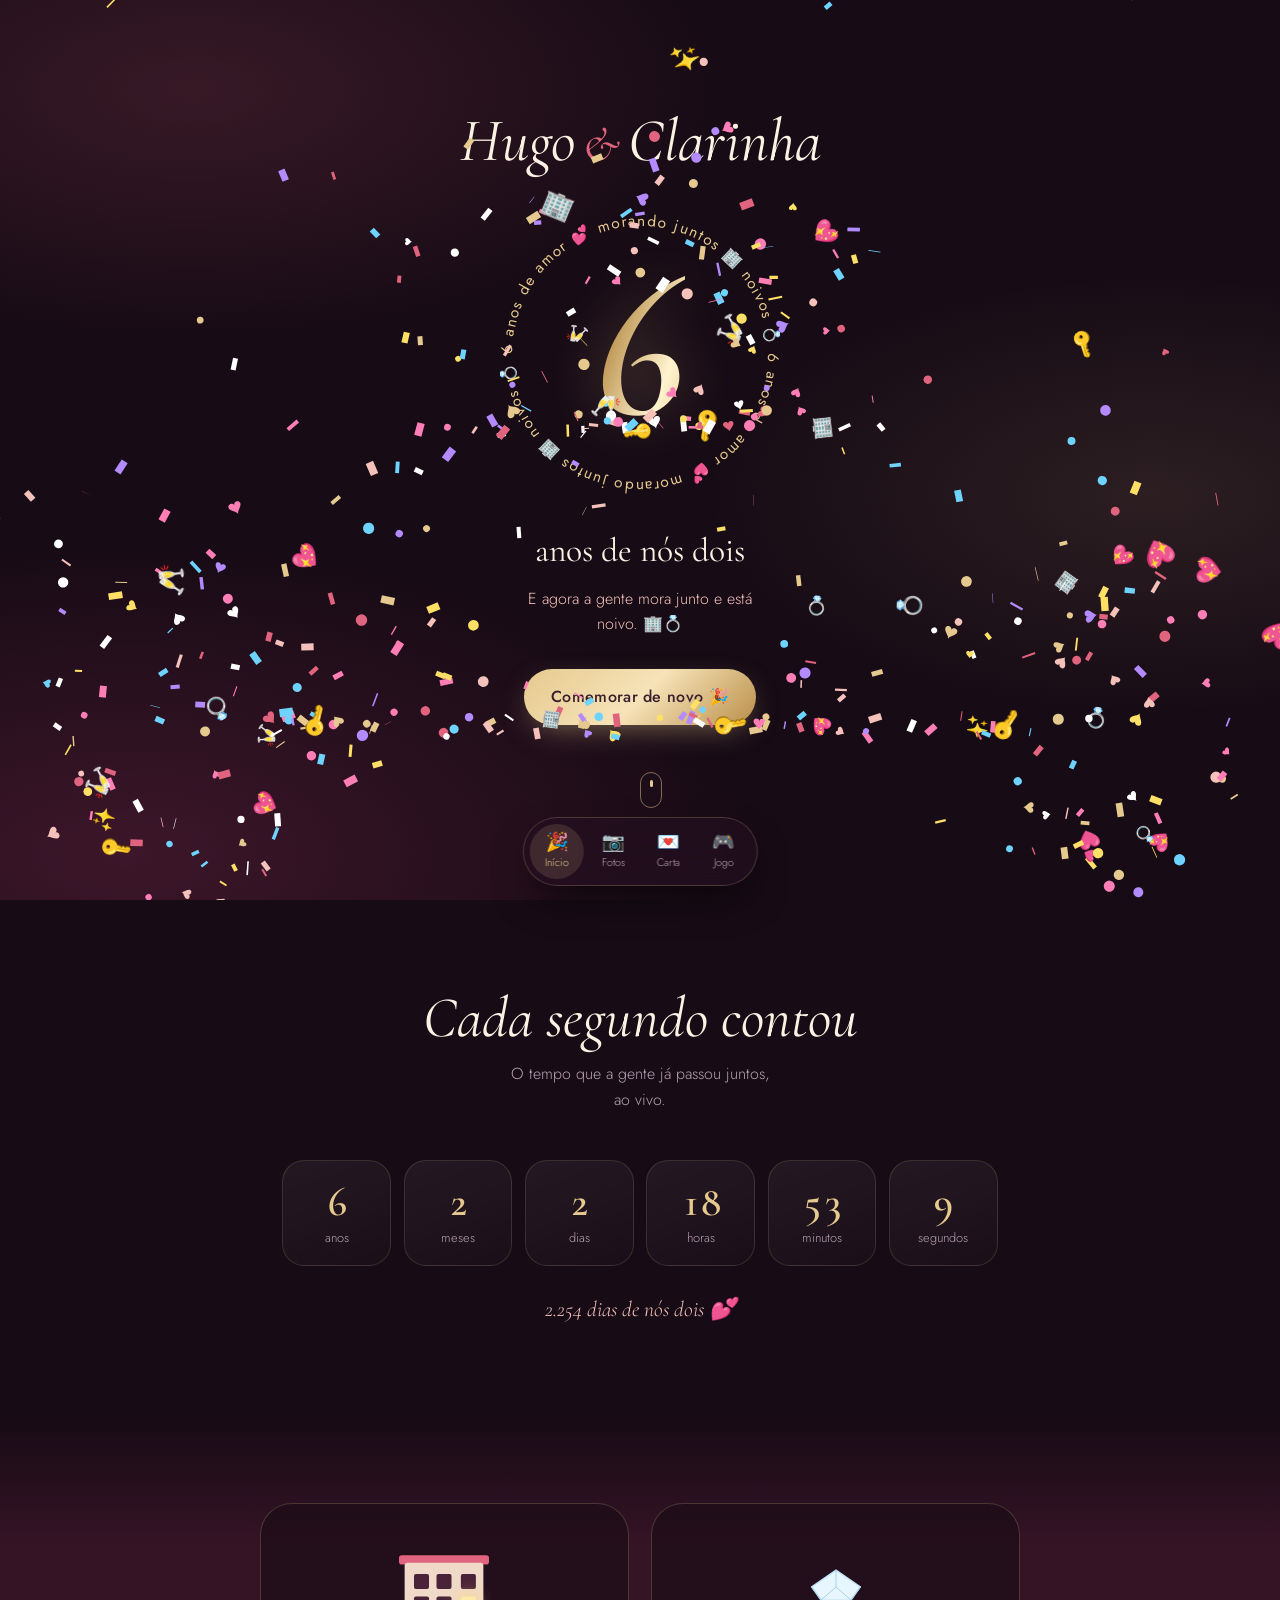
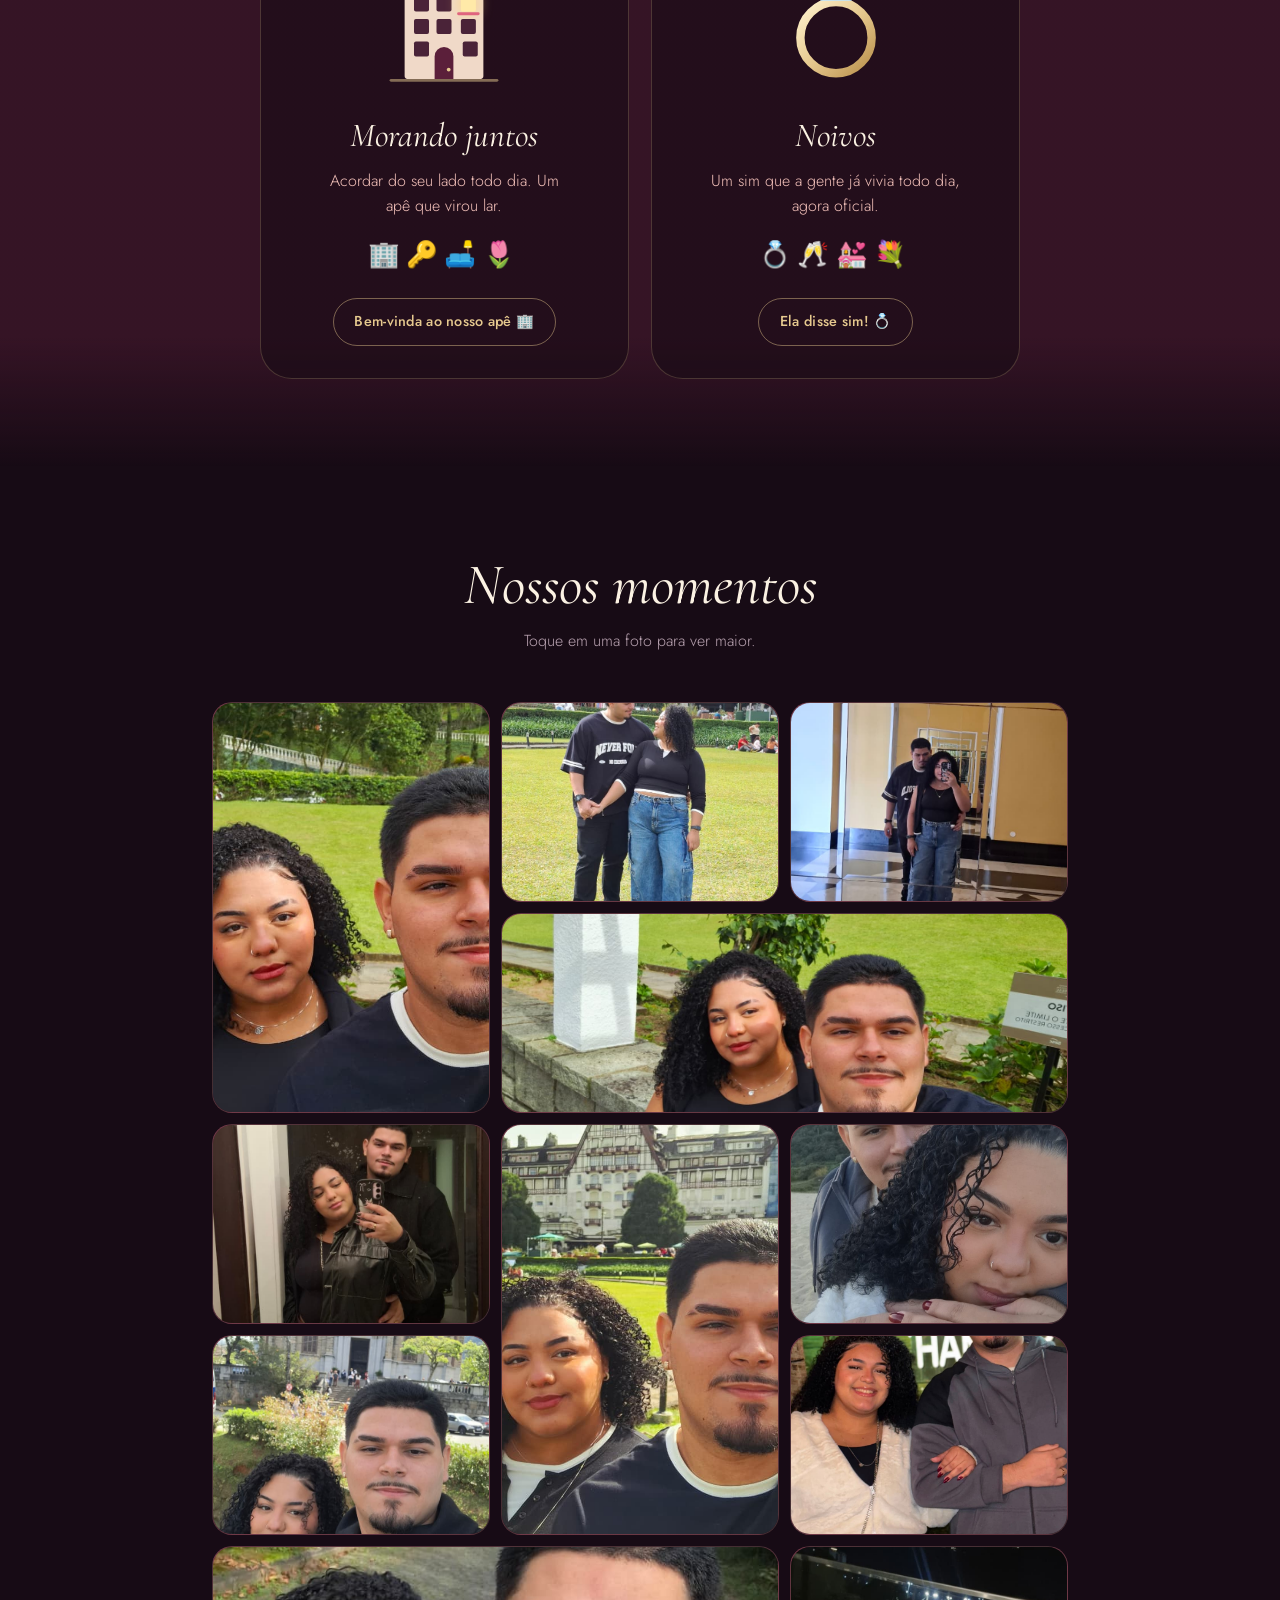
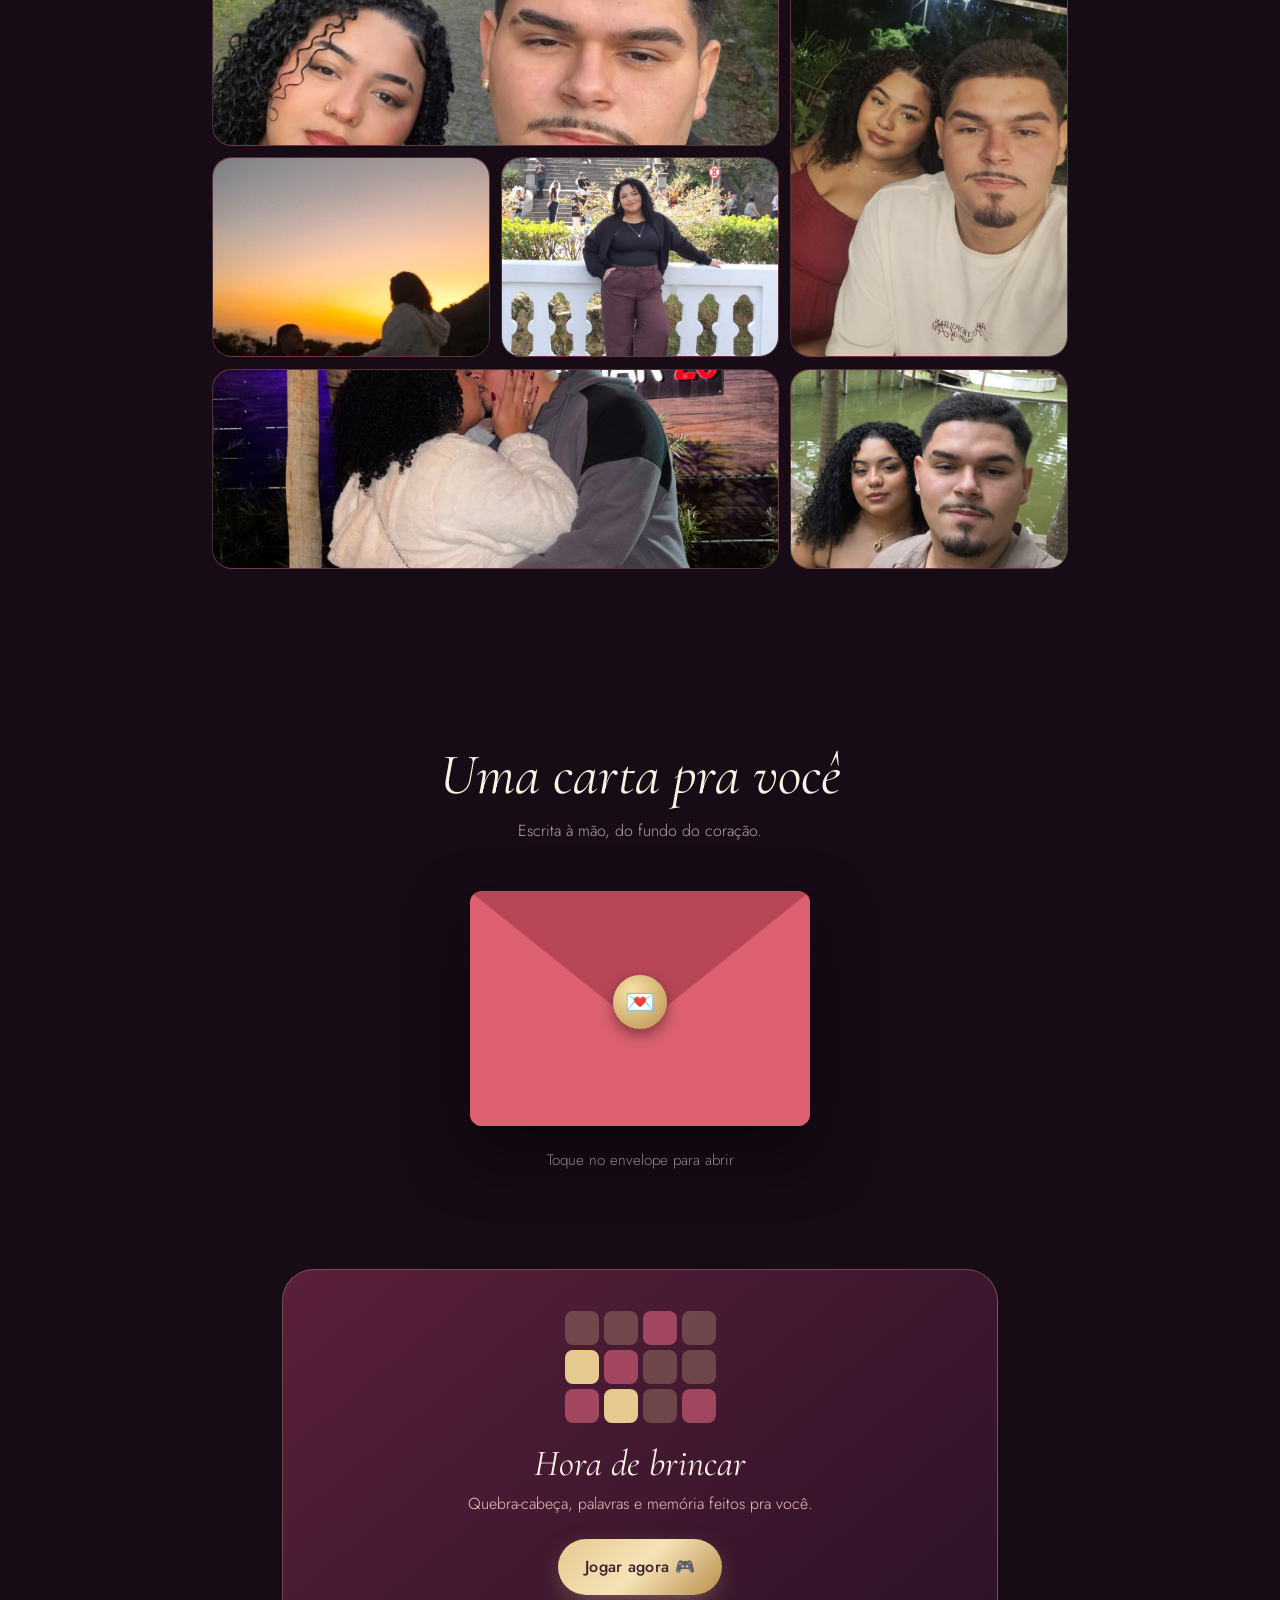
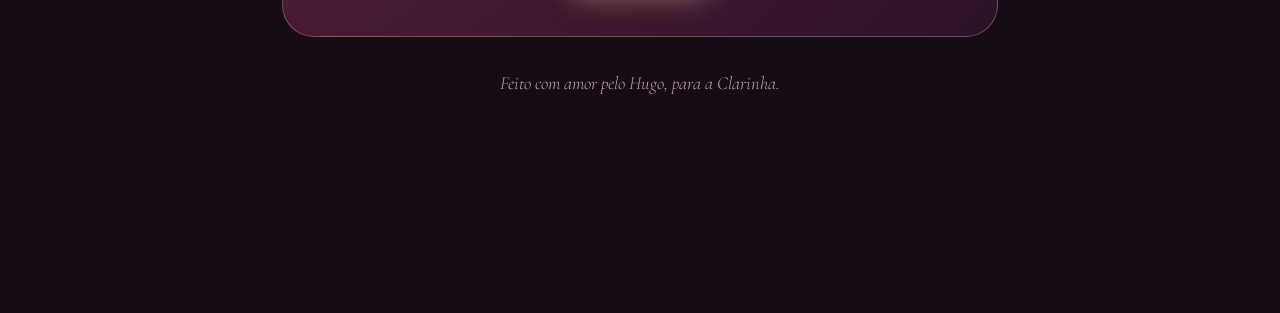
<file: index.html>
<!DOCTYPE html>
<html lang="pt-BR">
<head>
<meta charset="utf-8">
<meta name="viewport" content="width=device-width, initial-scale=1, viewport-fit=cover">
<meta name="theme-color" content="#170b15">
<title>6 anos · Hugo & Clarinha</title>
<link rel="preconnect" href="https://fonts.googleapis.com">
<link rel="preconnect" href="https://fonts.gstatic.com" crossorigin>
<link href="https://fonts.googleapis.com/css2?family=Caveat:wght@500;600&family=Cormorant+Garamond:ital,wght@0,400;0,600;1,400;1,600&family=Jost:wght@300;400;500&display=swap" rel="stylesheet">
<link rel="stylesheet" href="css/base.css">
<link rel="stylesheet" href="css/style.css">
</head>
<body class="home">

<!-- ================= INÍCIO ================= -->
<header class="hero" id="inicio">
  <div class="flash"></div>
  <div class="floaters" id="floaters"></div>

  <div class="hero-inner">
    <p class="hero-names"><span>Hugo</span><i>&amp;</i><span>Clarinha</span></p>

    <div class="numeral">
      <svg class="orbit" viewBox="0 0 300 300" aria-hidden="true">
        <defs><path id="circ" d="M150,150 m-120,0 a120,120 0 1,1 240,0 a120,120 0 1,1 -240,0"/></defs>
        <text><textPath href="#circ" textLength="745" lengthAdjust="spacing">6 anos de amor 💕 morando juntos 🏢 noivos 💍 6 anos de amor 💕 morando juntos 🏢 noivos 💍 </textPath></text>
      </svg>
      <span class="six">6</span>
    </div>

    <h1>anos de nós dois</h1>
    <p class="hero-sub">E agora a gente mora junto e está noivo. 🏢💍</p>
    <button class="btn" id="btn-boom">Comemorar de novo 🎉</button>
  </div>
  <div class="scroll-cue" aria-hidden="true"></div>
</header>

<main>

<!-- ================= CONTADOR ================= -->
<section id="tempo">
  <h2 class="section-title">Cada segundo contou</h2>
  <p class="section-sub">O tempo que a gente já passou juntos, ao vivo.</p>
  <div class="counter-wrap" id="counter"></div>
  <p class="total-days" id="total-days"></p>
</section>

<!-- ================= AGORA ================= -->
<section class="now" id="agora">
  <div class="now-grid">
    <article class="now-card">
      <svg class="apt" viewBox="0 0 160 160" aria-hidden="true">
        <g class="smoke"><text x="108" y="60">♥</text><text x="112" y="60">♥</text><text x="106" y="60">♥</text></g>
        <rect class="cap" x="32" y="14" width="96" height="10" rx="3"/>
        <rect class="bld" x="38" y="22" width="84" height="124" rx="3"/>
        <rect class="win l1" x="48" y="34" width="16" height="16" rx="2"/>
        <rect class="win" x="72" y="34" width="16" height="16" rx="2"/>
        <rect class="win l2" x="98" y="34" width="16" height="16" rx="2"/>
        <rect class="win" x="48" y="58" width="16" height="16" rx="2"/>
        <rect class="win l3" x="72" y="58" width="16" height="16" rx="2"/>
        <rect class="win ours" x="98" y="58" width="16" height="16" rx="2"/>
        <rect class="rail" x="94" y="75" width="24" height="3" rx="1.5"/>
        <rect class="win l2" x="48" y="82" width="16" height="16" rx="2"/>
        <rect class="win" x="72" y="82" width="16" height="16" rx="2"/>
        <rect class="win l1" x="98" y="82" width="16" height="16" rx="2"/>
        <rect class="win" x="48" y="106" width="16" height="16" rx="2"/>
        <rect class="win l3" x="100" y="106" width="16" height="16" rx="2"/>
        <path class="door" d="M70 146 V122 a10 10 0 0 1 20 0 V146 Z"/>
        <circle class="knob" cx="85" cy="136" r="2"/>
        <rect class="ground" x="22" y="146" width="116" height="3" rx="1.5"/>
      </svg>
      <h3>Morando juntos</h3>
      <p>Acordar do seu lado todo dia. Um apê que virou lar.</p>
      <div class="emoji-row" aria-hidden="true"><span>🏢</span><span>🔑</span><span>🛋️</span><span>🌷</span></div>
      <button class="btn ghost" data-boom>Bem-vinda ao nosso apê 🏢</button>
    </article>

    <article class="now-card">
      <svg class="ring" viewBox="0 0 160 160" aria-hidden="true">
        <defs>
          <linearGradient id="goldg" x1="0" y1="0" x2="1" y2="1">
            <stop offset="0" stop-color="#fff3cf"/><stop offset=".5" stop-color="#e6c98f"/><stop offset="1" stop-color="#b98f4a"/>
          </linearGradient>
        </defs>
        <g class="whole">
          <circle class="band" cx="80" cy="102" r="38"/>
          <polygon class="gem" points="64,62 96,62 106,48 80,30 54,48"/>
          <polyline class="facet" points="54,48 64,62 80,48 96,62 106,48"/>
          <polyline class="facet" points="80,30 80,48"/>
        </g>
        <path class="spark" d="M124 26 l3 9 9 3 -9 3 -3 9 -3 -9 -9 -3 9 -3z"/>
        <path class="spark s2" d="M34 40 l2 6 6 2 -6 2 -2 6 -2 -6 -6 -2 6 -2z"/>
        <path class="spark s3" d="M112 64 l2 5 5 2 -5 2 -2 5 -2 -5 -5 -2 5 -2z"/>
      </svg>
      <h3>Noivos</h3>
      <p>Um sim que a gente já vivia todo dia, agora oficial.</p>
      <div class="emoji-row" aria-hidden="true"><span>💍</span><span>🥂</span><span>💒</span><span>💐</span></div>
      <button class="btn ghost" data-boom>Ela disse sim! 💍</button>
    </article>
  </div>
</section>

<!-- ================= GALERIA ================= -->
<section class="gallery" id="galeria">
  <h2 class="section-title">Nossos momentos</h2>
  <p class="section-sub">Toque em uma foto para ver maior.</p>
  <div class="grid" id="grid"></div>
</section>

<!-- ================= CARTA ================= -->
<section class="letter-sec" id="carta">
  <h2 class="section-title">Uma carta pra você</h2>
  <p class="section-sub">Escrita à mão, do fundo do coração.</p>

  <div class="envelope" id="envelope" role="button" tabindex="0" aria-label="Abrir a carta">
    <div class="env-back"></div>
    <div class="env-front"></div>
    <div class="env-flap"></div>
    <div class="seal">💌</div>
  </div>
  <p class="tap-hint">Toque no envelope para abrir</p>

  <div class="paper-wrap" id="paper-wrap">
    <div>
      <!-- ✍️ CARTA: cada <p> é um parágrafo -->
      <div class="paper" id="paper">
        <p class="to">Clarinha, meu amor. Feliz 6 anos pra nós!</p>
        <p>Agradeço por tudo, por existir e cuidar tão bem de mim. Obrigado por cuidar do nosso apartamento, agradeço por todos os momentos.</p>
        <p>São nossos primeiros meses no apê novo, mas parece que moro com você a vida inteira, pois sempre ficamos juntos e desde o dia 02/10/2020 nunca ficamos nem uma única semana sem se ver, sempre dando nosso jeito de ficarmos juntos apesar de todas as dificuldades.</p>
        <p>Quero agradecer você por mais um ano juntos, e que venham muitos mais!</p>
        <p class="sign">Hugo 💕</p>
      </div>
    </div>
  </div>
</section>

<!-- ================= JOGO ================= -->
<section class="play-cta" id="jogo">
  <a class="play-card" href="jogo.html">
    <div class="mini" aria-hidden="true"><i></i><i></i><i></i><i></i><i></i><i></i><i></i><i></i><i></i><i></i><i></i><i></i></div>
    <h2>Hora de brincar</h2>
    <p>Quebra-cabeça, palavras e memória feitos pra você.</p>
    <span class="btn">Jogar agora 🎮</span>
  </a>
  <footer>Feito com amor pelo Hugo, para a Clarinha.</footer>
</section>

</main>

<!-- Visualizador de fotos -->
<div class="lightbox" id="lightbox" role="dialog" aria-label="Foto ampliada">
  <button class="x" id="lb-close" aria-label="Fechar">✕</button>
  <button class="nav prev" id="lb-prev" aria-label="Anterior">‹</button>
  <button class="nav next" id="lb-next" aria-label="Próxima">›</button>
  <img id="lb-img" alt="">
  <p class="count" id="lb-count"></p>
</div>

<nav class="dock" aria-label="Navegação">
  <a href="#inicio" class="active"><span>🎉</span>Início</a>
  <a href="#galeria"><span>📷</span>Fotos</a>
  <a href="#carta"><span>💌</span>Carta</a>
  <a href="jogo.html"><span>🎮</span>Jogo</a>
</nav>

<script src="js/config.js"></script>
<script src="js/confetti.js"></script>
<script src="js/main.js"></script>
</body>
</html>
</file>
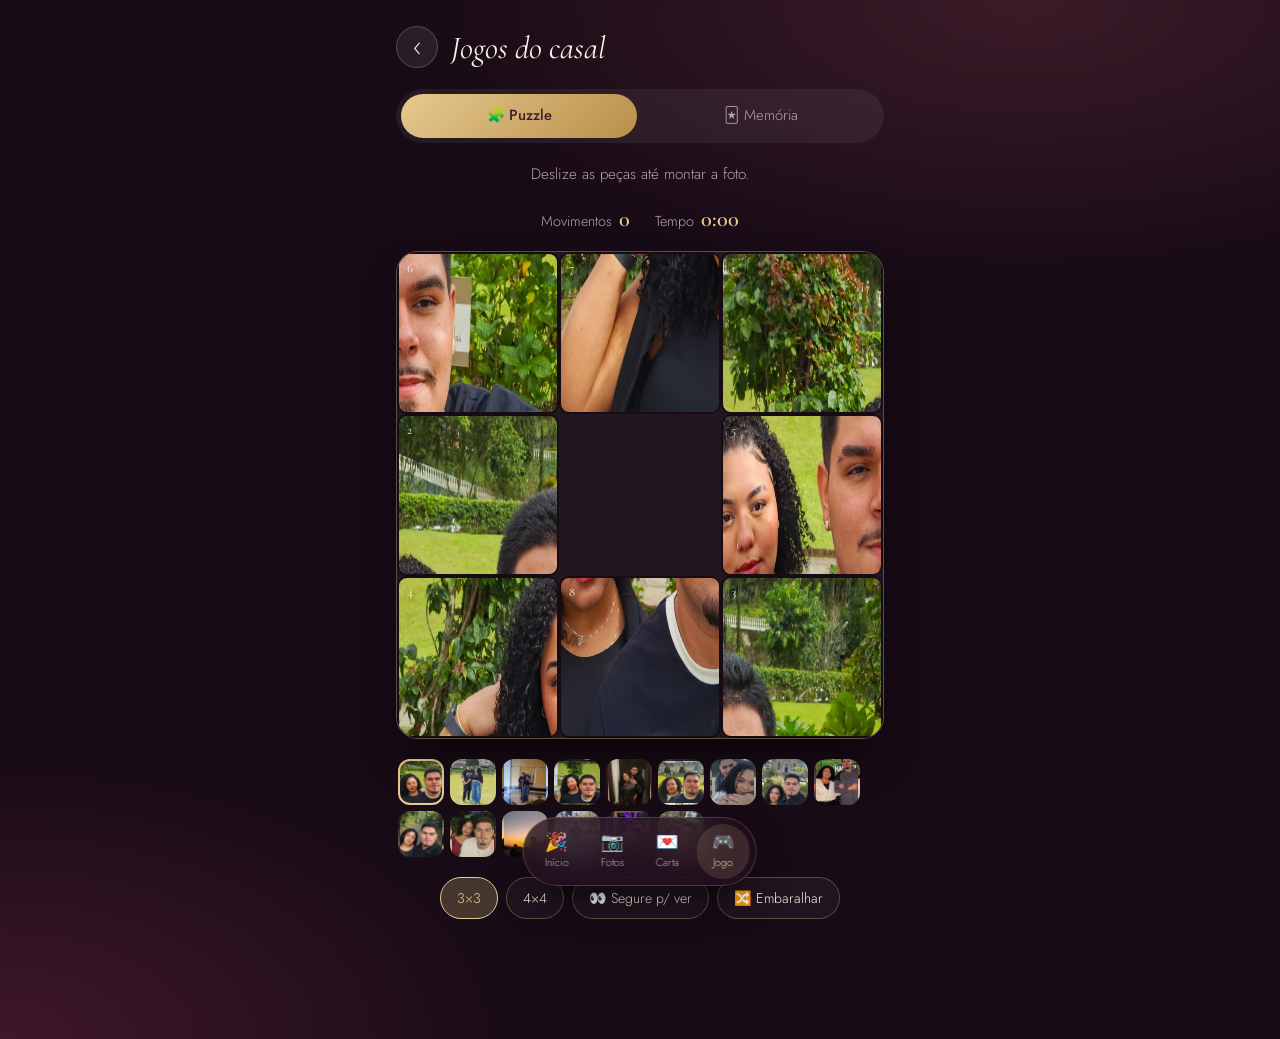
<file: jogo.html>
<!DOCTYPE html>
<html lang="pt-BR">
<head>
<meta charset="utf-8">
<meta name="viewport" content="width=device-width, initial-scale=1, viewport-fit=cover, user-scalable=no">
<meta name="theme-color" content="#170b15">
<title>Jogos · Hugo & Clarinha</title>
<link rel="preconnect" href="https://fonts.googleapis.com">
<link rel="preconnect" href="https://fonts.gstatic.com" crossorigin>
<link href="https://fonts.googleapis.com/css2?family=Cormorant+Garamond:ital,wght@0,400;0,600;1,400;1,600&family=Jost:wght@300;400;500&display=swap" rel="stylesheet">
<link rel="stylesheet" href="css/base.css">
<link rel="stylesheet" href="css/game.css">
</head>
<body class="game">

<header class="top">
  <a href="index.html" class="back" aria-label="Voltar">‹</a>
  <h1>Jogos do casal</h1>
</header>

<div class="tabs" role="tablist">
  <button role="tab" class="tab active" data-tab="puzzle">🧩 Puzzle</button>
  <button role="tab" class="tab" data-tab="memoria">🃏 Memória</button>
</div>

<main>
  <!-- ========== PUZZLE ========== -->
  <section class="panel active" id="puzzle">
    <p class="hint">Deslize as peças até montar a foto.</p>
    <div class="stats"><span>Movimentos <b id="p-moves">0</b></span><span>Tempo <b id="p-time">0:00</b></span></div>
    <div class="board" id="p-board"></div>
    <div class="row" id="p-pick"></div>
    <div class="row">
      <button class="chip" data-size="3">3×3</button>
      <button class="chip" data-size="4">4×4</button>
      <button class="chip" id="p-peek">👀 Ver foto</button>
      <button class="chip" id="p-shuffle">🔀 Embaralhar</button>
    </div>
  </section>

  <!-- ========== MEMÓRIA ========== -->
  <section class="panel" id="memoria">
    <p class="hint">Encontre os pares da nossa história.</p>
    <div class="stats"><span>Jogadas <b id="m-moves">0</b></span><span>Pares <b id="m-pairs">0/6</b></span></div>
    <div class="mgrid" id="m-grid"></div>
    <div class="row"><button class="chip" id="m-new">🔄 Recomeçar</button></div>
  </section>
</main>

<div class="toast" id="toast"></div>

<div class="modal" id="modal">
  <div class="modal-card">
    <div class="big" id="modal-emoji">🎉</div>
    <h2 id="modal-title">Parabéns!</h2>
    <p id="modal-text"></p>
    <button class="btn" id="modal-close">Continuar</button>
  </div>
</div>

<nav class="dock" aria-label="Navegação">
  <a href="index.html"><span>🎉</span>Início</a>
  <a href="index.html#galeria"><span>📷</span>Fotos</a>
  <a href="index.html#carta"><span>💌</span>Carta</a>
  <a href="jogo.html" class="active"><span>🎮</span>Jogo</a>
</nav>

<script src="js/config.js"></script>
<script src="js/confetti.js"></script>
<script src="js/game.js"></script>
</body>
</html>
</file>
<file: css/base.css>
/* ====== Base compartilhada (home + jogo) ====== */
:root{
  --bg:#170b15;
  --bg2:#22101f;
  --wine:#5b1f3a;
  --rose:#e0647e;
  --blush:#f4c2bb;
  --gold:#e6c98f;
  --gold-deep:#b98f4a;
  --ivory:#fbf2e3;
  --ink:#2b1a24;
  --muted:#b9a3b1;
  --display:'Cormorant Garamond',Georgia,'Times New Roman',serif;
  --body:'Jost',system-ui,-apple-system,'Segoe UI',sans-serif;
  --hand:'Caveat','Segoe Script',cursive;
  --safe-b:env(safe-area-inset-bottom,0px);
  --safe-t:env(safe-area-inset-top,0px);
}
*,*::before,*::after{box-sizing:border-box;margin:0;padding:0}
html{scroll-behavior:smooth;-webkit-text-size-adjust:100%}
body{
  background:var(--bg);
  color:var(--ivory);
  font-family:var(--body);
  font-weight:300;
  line-height:1.6;
  overflow-x:hidden;
  -webkit-tap-highlight-color:transparent;
}
img{max-width:100%;display:block}
button{font:inherit;color:inherit;background:none;border:0;cursor:pointer}
a{color:inherit;text-decoration:none}
:focus-visible{outline:2px solid var(--gold);outline-offset:3px;border-radius:6px}

.btn{
  display:inline-flex;align-items:center;justify-content:center;gap:.6rem;
  padding:.95rem 1.7rem;border-radius:999px;
  font-weight:500;font-size:1rem;letter-spacing:.02em;
  background:linear-gradient(135deg,var(--gold),#f6e3b8 50%,var(--gold-deep));
  color:#3a1f2e;
  box-shadow:0 10px 30px -10px rgba(230,201,143,.55);
  transition:transform .25s cubic-bezier(.2,.9,.3,1.4),box-shadow .25s;
}
.btn:active{transform:scale(.94)}
.btn.ghost{
  background:transparent;color:var(--gold);
  border:1px solid rgba(230,201,143,.45);box-shadow:none;
}

/* Barra de navegação flutuante (mobile first) */
.dock{
  position:fixed;left:50%;bottom:calc(14px + var(--safe-b));transform:translateX(-50%);
  z-index:50;display:flex;gap:2px;padding:6px;border-radius:999px;
  background:rgba(34,16,31,.72);
  -webkit-backdrop-filter:blur(16px) saturate(1.4);backdrop-filter:blur(16px) saturate(1.4);
  border:1px solid rgba(230,201,143,.22);
  box-shadow:0 18px 40px -12px rgba(0,0,0,.7);
}
.dock a{
  display:flex;flex-direction:column;align-items:center;gap:1px;
  padding:.45rem .95rem;border-radius:999px;font-size:.68rem;color:var(--muted);
  transition:background .25s,color .25s;
}
.dock a span{font-size:1.15rem;line-height:1.2}
.dock a.active,.dock a:hover{background:rgba(230,201,143,.14);color:var(--gold)}

@media (prefers-reduced-motion:reduce){
  *{animation-duration:.01ms!important;animation-iteration-count:1!important;transition-duration:.01ms!important;scroll-behavior:auto!important}
}
</file>
<file: css/style.css>
/* ====== HOME ====== */
body.home{padding-bottom:110px}
section{position:relative;padding:5.5rem 1.4rem;max-width:760px;margin:0 auto}
.section-title{
  font-family:var(--display);font-style:italic;font-weight:400;
  font-size:clamp(2.3rem,9vw,3.6rem);line-height:1.05;text-align:center;
  color:var(--ivory);margin-bottom:.8rem;
}
.section-sub{text-align:center;color:var(--muted);max-width:30ch;margin:0 auto 3rem;font-size:1rem}

body.home::before{
  content:"";position:fixed;inset:0;z-index:-1;
  background:
    radial-gradient(60% 40% at 15% 10%,rgba(224,100,126,.16),transparent 70%),
    radial-gradient(50% 35% at 90% 55%,rgba(230,201,143,.10),transparent 70%),
    radial-gradient(70% 50% at 10% 95%,rgba(91,31,58,.55),transparent 70%),
    var(--bg);
}

/* ---------- HERO ---------- */
.hero{
  position:relative;min-height:100svh;max-width:none;padding:0;
  display:flex;align-items:center;justify-content:center;text-align:center;overflow:hidden;
}
.flash{
  position:absolute;inset:0;pointer-events:none;
  background:radial-gradient(circle at 50% 46%,rgba(255,244,214,.9),rgba(230,201,143,.25) 35%,transparent 65%);
  opacity:0;animation:flash 1.3s .25s ease-out both;
}
@keyframes flash{0%{opacity:0;transform:scale(.3)}25%{opacity:1}100%{opacity:0;transform:scale(1.6)}}

.floaters{position:absolute;inset:0;pointer-events:none;overflow:hidden}
.floaters span{
  position:absolute;bottom:-60px;left:var(--x);
  font-size:var(--s);opacity:0;
  animation:rise var(--d) var(--delay) linear infinite;
  filter:drop-shadow(0 4px 10px rgba(0,0,0,.35));
}
@keyframes rise{
  0%{transform:translate(0,0) rotate(0);opacity:0}
  10%{opacity:.85}
  50%{transform:translate(var(--sway),-55svh) rotate(14deg)}
  90%{opacity:.7}
  100%{transform:translate(calc(var(--sway)*-1),-115svh) rotate(-14deg);opacity:0}
}

.hero-inner{position:relative;z-index:2;padding:2rem 1.2rem 6rem;width:100%}
.hero-names{
  font-family:var(--display);font-style:italic;font-weight:400;
  font-size:clamp(2.2rem,10.5vw,3.8rem);line-height:1;
  display:flex;justify-content:center;align-items:baseline;gap:.5rem;flex-wrap:wrap;
  animation:names 1.6s 1.2s cubic-bezier(.2,.8,.2,1) both;
}
.hero-names i{color:var(--rose);font-size:.8em}
@keyframes names{0%{opacity:0;filter:blur(14px);letter-spacing:.3em}100%{opacity:1;filter:blur(0);letter-spacing:0}}

.numeral{
  position:relative;width:min(78vw,320px);aspect-ratio:1;margin:1.4rem auto .6rem;
  display:grid;place-items:center;
  animation:pop 1.2s .3s cubic-bezier(.2,1.3,.4,1) both;
}
@keyframes pop{0%{transform:scale(.2) rotate(-25deg);opacity:0}100%{transform:none;opacity:1}}
.orbit{position:absolute;inset:0;width:100%;height:100%;animation:spin 38s linear infinite}
.orbit text{font-family:var(--body);font-size:14.5px;fill:var(--gold);font-weight:400}
@keyframes spin{to{transform:rotate(360deg)}}
.six{
  font-family:var(--display);font-style:italic;font-weight:600;
  font-size:min(52vw,210px);line-height:1;
  background:linear-gradient(110deg,#b98f4a 15%,#fff3cf 40%,#e6c98f 55%,#b98f4a 85%);
  background-size:250% 100%;
  -webkit-background-clip:text;background-clip:text;color:transparent;
  animation:shine 4.5s 1.6s ease-in-out infinite;
  filter:drop-shadow(0 0 28px rgba(230,201,143,.35));
  transform:translateY(-4%);
}
@keyframes shine{0%,100%{background-position:100% 0}50%{background-position:0 0}}

.hero h1{
  font-family:var(--display);font-weight:400;font-size:clamp(1.5rem,6vw,2.1rem);
  animation:fadeup 1s 2.2s both;
}
.hero-sub{color:var(--blush);margin:.5rem auto 2rem;max-width:26ch;animation:fadeup 1s 2.5s both}
.hero .btn{animation:fadeup 1s 2.8s both}
@keyframes fadeup{from{opacity:0;transform:translateY(16px)}to{opacity:1;transform:none}}
.scroll-cue{
  position:absolute;left:50%;bottom:calc(92px + var(--safe-b));transform:translateX(-50%);
  width:22px;height:36px;border:1.5px solid rgba(230,201,143,.5);border-radius:14px;
  animation:fadeup 1s 3.2s both;
}
.scroll-cue::after{
  content:"";position:absolute;left:50%;top:7px;width:3px;height:7px;margin-left:-1.5px;border-radius:3px;
  background:var(--gold);animation:wheel 1.8s infinite;
}
@keyframes wheel{0%{opacity:1;transform:translateY(0)}100%{opacity:0;transform:translateY(12px)}}

/* ---------- CONTADOR ---------- */
.counter-wrap{display:grid;grid-template-columns:repeat(3,1fr);gap:.8rem}
.cell{
  text-align:center;padding:1.3rem .4rem 1rem;border-radius:22px;
  background:linear-gradient(160deg,rgba(255,255,255,.06),rgba(255,255,255,.015));
  border:1px solid rgba(230,201,143,.16);
}
.cell b{
  display:block;font-family:var(--display);font-weight:600;font-size:2.6rem;line-height:1;
  color:var(--gold);font-variant-numeric:tabular-nums;
}
.cell small{color:var(--muted);font-size:.8rem}
.cell.tick b{animation:tick .35s ease}
@keyframes tick{50%{transform:scale(1.18);color:#fff}}
.total-days{
  margin-top:1.6rem;text-align:center;font-family:var(--display);font-style:italic;
  font-size:1.35rem;color:var(--blush);
}

/* ---------- AGORA (casa + noivado) ---------- */
.now{max-width:none;background:linear-gradient(180deg,transparent,rgba(91,31,58,.45) 20%,rgba(91,31,58,.45) 80%,transparent)}
.now-grid{display:grid;gap:1.4rem;max-width:760px;margin:0 auto}
.now-card{
  position:relative;overflow:hidden;text-align:center;padding:2.4rem 1.4rem 2rem;border-radius:32px;
  background:rgba(23,11,21,.55);border:1px solid rgba(230,201,143,.22);
}
.now-card h3{font-family:var(--display);font-style:italic;font-weight:400;font-size:2.1rem;margin:.6rem 0 .3rem}
.now-card p{color:var(--blush);max-width:28ch;margin:0 auto}
.now-card svg{width:150px;height:150px;overflow:visible}
.now-card .emoji-row{font-size:1.6rem;margin-top:1rem;letter-spacing:.4rem}
.now-card .emoji-row span{display:inline-block;animation:bob 2.4s ease-in-out infinite}
.now-card .emoji-row span:nth-child(2){animation-delay:.3s}
.now-card .emoji-row span:nth-child(3){animation-delay:.6s}
.now-card .emoji-row span:nth-child(4){animation-delay:.9s}
@keyframes bob{50%{transform:translateY(-8px) rotate(8deg)}}
.now-card .btn{margin-top:1.4rem;padding:.7rem 1.3rem;font-size:.9rem}

.apt .cap{fill:var(--rose)}
.apt .bld{fill:#f0d9c8}
.apt .win{fill:#4a2338}
.apt .win.l1{animation:lamp 4s ease-in-out infinite}
.apt .win.l2{animation:lamp 5s 1.3s ease-in-out infinite}
.apt .win.l3{animation:lamp 6s 2.2s ease-in-out infinite}
.apt .ours{fill:#ffe9a8;filter:drop-shadow(0 0 8px #ffd66b);animation:lamp 2.6s ease-in-out infinite}
.apt .rail{fill:var(--rose)}
.apt .door{fill:var(--wine)}
.apt .knob{fill:var(--gold)}
.apt .ground{fill:rgba(230,201,143,.5)}
@keyframes lamp{0%,100%{fill:#4a2338;filter:none}50%{fill:#ffe9a8;filter:drop-shadow(0 0 8px #ffd66b)}}
.apt .ours{animation-name:lampours}
@keyframes lampours{0%,100%{fill:#ffe9a8;filter:drop-shadow(0 0 6px #ffd66b)}50%{fill:#fff7d6;filter:drop-shadow(0 0 14px #ffd66b)}}
.apt .smoke text{
  fill:var(--rose);font-size:16px;opacity:0;transform-box:fill-box;
  animation:smoke 3.6s ease-out infinite;
}
.apt .smoke text:nth-child(2){animation-delay:1.2s;font-size:12px}
.apt .smoke text:nth-child(3){animation-delay:2.4s;font-size:14px}
@keyframes smoke{0%{opacity:0;transform:translate(0,0)}20%{opacity:1}100%{opacity:0;transform:translate(14px,-46px) scale(1.4)}}

.ring .band{fill:none;stroke:url(#goldg);stroke-width:9}
.ring .gem{fill:#e8f6ff;stroke:#bfe3f7;stroke-width:1.5}
.ring .facet{fill:none;stroke:#9ed0ea;stroke-width:1}
.ring .spark{fill:#fff;transform-box:fill-box;transform-origin:center;animation:twinkle 2.2s ease-in-out infinite;opacity:0}
.ring .spark.s2{animation-delay:.7s}
.ring .spark.s3{animation-delay:1.4s}
@keyframes twinkle{0%,100%{opacity:0;transform:scale(.2) rotate(0)}50%{opacity:1;transform:scale(1.2) rotate(45deg)}}
.ring .whole{animation:tilt 5s ease-in-out infinite;transform-box:fill-box;transform-origin:center}
@keyframes tilt{50%{transform:rotate(6deg) translateY(-3px)}}

/* ---------- GALERIA ---------- */
.gallery{max-width:900px}
.grid{display:grid;grid-template-columns:repeat(2,1fr);grid-auto-rows:150px;grid-auto-flow:dense;gap:.7rem}
.shot{
  position:relative;overflow:hidden;border-radius:20px;cursor:pointer;
  background:linear-gradient(145deg,var(--wine),var(--bg2));
  border:1px solid rgba(230,201,143,.16);
  opacity:0;transform:scale(.92) translateY(18px);
  transition:opacity .7s,transform .7s cubic-bezier(.2,.9,.3,1.2);
}
.shot.on{opacity:1;transform:none}
.shot.tall{grid-row:span 2}
.shot.wide{grid-column:span 2}
.shot img{width:100%;height:100%;object-fit:cover;transition:transform .8s cubic-bezier(.2,.8,.2,1)}
.shot:active img{transform:scale(1.06)}
.shot .ph{
  position:absolute;inset:0;display:none;flex-direction:column;align-items:center;justify-content:center;gap:.2rem;
  color:var(--gold);font-family:var(--display);font-style:italic;font-size:1.2rem;text-align:center;padding:.6rem;
}
.shot .ph span{font-size:1.8rem}
.shot.missing img{display:none}
.shot.missing .ph{display:flex}

.lightbox{
  position:fixed;inset:0;z-index:100;display:none;flex-direction:column;align-items:center;justify-content:center;
  background:rgba(12,5,11,.94);-webkit-backdrop-filter:blur(10px);backdrop-filter:blur(10px);
  padding:1rem;touch-action:pan-y;
}
.lightbox.open{display:flex;animation:lb .35s ease}
@keyframes lb{from{opacity:0}}
.lightbox img{max-height:76svh;max-width:100%;border-radius:18px;box-shadow:0 30px 80px -20px #000;transition:transform .25s}
.lightbox .ph-big{display:none;font-size:4rem}
.lightbox .count{color:var(--muted);font-size:.85rem;margin-top:.2rem}
.lightbox .x{position:absolute;top:calc(14px + var(--safe-t));right:14px;width:46px;height:46px;border-radius:50%;background:rgba(255,255,255,.1);font-size:1.3rem}
.lightbox .nav{position:absolute;top:50%;width:46px;height:46px;margin-top:-23px;border-radius:50%;background:rgba(255,255,255,.1);font-size:1.3rem}
.lightbox .prev{left:8px}.lightbox .next{right:8px}

/* ---------- CARTA ---------- */
.letter-sec{padding-bottom:3rem}
.envelope{
  position:relative;display:block;width:min(86vw,340px);aspect-ratio:1.45;margin:0 auto;
  perspective:900px;filter:drop-shadow(0 26px 30px rgba(0,0,0,.5));cursor:pointer;
}
.env-back,.env-front,.env-flap{position:absolute;inset:0;border-radius:12px}
.env-back{background:#c9505f}
.env-front{
  background:#dc6070;
  clip-path:polygon(0 0,50% 52%,100% 0,100% 100%,0 100%);
}
.env-flap{
  background:#b84657;clip-path:polygon(0 0,100% 0,50% 58%);
  transform-origin:top;transition:transform .9s cubic-bezier(.3,.7,.2,1),z-index 0s .45s;z-index:3;
}
.envelope.open .env-flap{transform:rotateX(180deg);z-index:0;opacity:0;transition:transform .9s cubic-bezier(.3,.7,.2,1),opacity .35s .35s}
.seal{
  position:absolute;left:50%;top:50%;z-index:4;width:54px;height:54px;margin:-34px 0 0 -27px;border-radius:50%;
  display:grid;place-items:center;font-size:1.5rem;
  background:radial-gradient(circle at 35% 30%,#f7e2a8,#b98f4a);
  box-shadow:0 6px 14px rgba(0,0,0,.4);transition:transform .5s,opacity .4s;
  animation:beat 1.6s ease-in-out infinite;
}
.envelope.open .seal{animation:none;transform:scale(0);opacity:0}
@keyframes beat{50%{transform:scale(1.12)}}
.tap-hint{text-align:center;color:var(--muted);margin-top:1.4rem;font-size:.95rem;transition:opacity .4s}
.envelope.open + .tap-hint{opacity:0;height:0;margin:0;overflow:hidden}

.paper-wrap{display:grid;grid-template-rows:0fr;transition:grid-template-rows 1.1s cubic-bezier(.3,.7,.2,1);margin-top:0}
.paper-wrap.open{grid-template-rows:1fr;margin-top:1.6rem}
.paper-wrap > div{overflow:hidden}
.paper{
  background:
    repeating-linear-gradient(transparent 0 35px,rgba(185,143,74,.22) 35px 36px),
    var(--ivory);
  background-position:0 16px;
  color:var(--ink);border-radius:6px;padding:2.4rem 1.5rem 2.6rem 2rem;
  font-family:var(--hand);font-size:1.6rem;line-height:36px;
  box-shadow:0 30px 60px -20px rgba(0,0,0,.7);position:relative;
}
.paper::before{
  content:"";position:absolute;left:1.1rem;top:0;bottom:0;width:1px;background:rgba(224,100,126,.35);
}
.paper p{margin-bottom:36px;opacity:0;transform:translateY(10px);transition:opacity .9s,transform .9s}
.paper.read p{opacity:1;transform:none}
.paper .to{font-weight:600;font-size:1.9rem}
.paper .sign{text-align:right;font-size:1.9rem;margin-bottom:0}

/* ---------- JOGO CTA ---------- */
.play-cta{text-align:center;padding-top:3rem}
.play-card{
  display:block;position:relative;overflow:hidden;padding:2.6rem 1.4rem;border-radius:32px;
  background:linear-gradient(140deg,var(--wine),#2b1228);
  border:1px solid rgba(230,201,143,.3);
}
.play-card .mini{display:grid;grid-template-columns:repeat(4,34px);gap:5px;justify-content:center;margin-bottom:1.3rem}
.play-card .mini i{height:34px;border-radius:8px;background:rgba(230,201,143,.25);animation:blink 3s infinite}
.play-card .mini i:nth-child(3n){background:rgba(224,100,126,.6);animation-delay:.6s}
.play-card .mini i:nth-child(5n){background:var(--gold);animation-delay:1.2s}
@keyframes blink{50%{opacity:.35;transform:scale(.88)}}
.play-card h2{font-family:var(--display);font-style:italic;font-weight:400;font-size:2.3rem;line-height:1.1;margin-bottom:.4rem}
.play-card p{color:var(--blush);margin-bottom:1.4rem}
footer{text-align:center;padding:2rem 1rem 1rem;color:var(--muted);font-family:var(--display);font-style:italic;font-size:1.15rem}

.tap-heart{position:fixed;z-index:60;pointer-events:none;font-size:1.6rem;animation:tapheart 1.2s ease-out forwards}
@keyframes tapheart{0%{opacity:1;transform:translate(-50%,-50%) scale(.4)}100%{opacity:0;transform:translate(calc(-50% + var(--dx)),-180px) scale(1.3) rotate(var(--r))}}

@media(min-width:700px){
  .counter-wrap{grid-template-columns:repeat(6,1fr)}
  .now-grid{grid-template-columns:1fr 1fr}
  .grid{grid-template-columns:repeat(3,1fr);grid-auto-rows:200px}
}
</file>
<file: css/game.css>
/* ====== JOGOS ====== */
body.game{
  padding:calc(12px + var(--safe-t)) 1rem 120px;
  max-width:520px;margin:0 auto;
  background:
    radial-gradient(70% 40% at 80% 0%,rgba(224,100,126,.18),transparent 70%),
    radial-gradient(60% 40% at 0% 100%,rgba(91,31,58,.6),transparent 70%),
    var(--bg);
  min-height:100svh;touch-action:manipulation;
}
.top{display:flex;align-items:center;gap:.8rem;padding:.6rem 0 1rem}
.top h1{font-family:var(--display);font-style:italic;font-weight:400;font-size:2rem}
.back{width:42px;height:42px;border-radius:50%;display:grid;place-items:center;font-size:1.6rem;background:rgba(255,255,255,.08);border:1px solid rgba(230,201,143,.25)}

.tabs{display:grid;grid-template-columns:repeat(2,1fr);gap:6px;padding:5px;border-radius:999px;background:rgba(255,255,255,.06);margin-bottom:1.2rem}
.tab{padding:.65rem .2rem;border-radius:999px;font-size:.92rem;color:var(--muted);transition:background .3s,color .3s}
.tab.active{background:linear-gradient(135deg,var(--gold),var(--gold-deep));color:#3a1f2e;font-weight:500}

.panel{display:none}
.panel.active{display:block;animation:in .4s ease}
@keyframes in{from{opacity:0;transform:translateY(10px)}}
.hint{color:var(--muted);text-align:center;font-size:.95rem;margin-bottom:.9rem}
.stats{display:flex;justify-content:center;gap:1.6rem;margin-bottom:.9rem;color:var(--muted);font-size:.9rem}
.stats b{color:var(--gold);font-family:var(--display);font-size:1.4rem;margin-left:.2rem;font-weight:600}
.row{display:flex;flex-wrap:wrap;justify-content:center;gap:.5rem;margin-top:1rem}
.chip{
  padding:.55rem 1rem;border-radius:999px;font-size:.88rem;
  border:1px solid rgba(230,201,143,.3);background:rgba(255,255,255,.04);color:var(--ivory);
  transition:background .2s,transform .15s;
}
.chip:active{transform:scale(.93)}
.chip.on{background:rgba(230,201,143,.22);border-color:var(--gold);color:var(--gold)}

/* ---- puzzle ---- */
.board{
  position:relative;width:100%;aspect-ratio:1;border-radius:22px;overflow:hidden;
  background:rgba(255,255,255,.05);border:1px solid rgba(230,201,143,.3);
  box-shadow:0 24px 50px -20px rgba(0,0,0,.8);
  touch-action:manipulation;
}
.tile{
  position:absolute;border-radius:10px;cursor:pointer;
  background-color:var(--wine);
  border:2px solid var(--bg);
  transition:left .22s cubic-bezier(.3,.8,.3,1),top .22s cubic-bezier(.3,.8,.3,1),opacity .6s;
  display:grid;place-items:center;
  font-family:var(--display);font-weight:600;color:rgba(255,255,255,.9);text-shadow:0 2px 6px rgba(0,0,0,.6);
  font-size:1.4rem;user-select:none;
}
.tile.noimg{background:linear-gradient(145deg,var(--rose),var(--wine));font-size:2rem}
.tile span{position:absolute;top:4px;left:8px;font-size:.8rem;opacity:.75}
.tile.noimg span{position:static;font-size:2rem;opacity:1}
.tile.hole{opacity:0;pointer-events:none}
.board.won .tile{border-color:transparent;border-radius:0}
.board.won .tile.hole{opacity:1}
.board.won{animation:glow 1.4s ease}
@keyframes glow{50%{box-shadow:0 0 60px 6px rgba(230,201,143,.6)}}
.board.peek::after{
  content:"";position:absolute;inset:0;background:var(--peek) center/cover;z-index:5;border-radius:20px;
}
.pick{display:flex;gap:6px;overflow-x:auto;width:100%;padding:4px 2px;justify-content:flex-start;scrollbar-width:none}
.pick::-webkit-scrollbar{display:none}
.pick button{
  flex:0 0 46px;height:46px;border-radius:12px;background:var(--wine) center/cover;
  border:2px solid transparent;font-size:.8rem;color:var(--gold);
}
.pick button.on{border-color:var(--gold)}

/* ---- memória ---- */
.mgrid{display:grid;grid-template-columns:repeat(3,1fr);gap:10px}
.card{position:relative;aspect-ratio:3/4;perspective:700px;cursor:pointer}
.card .in{position:absolute;inset:0;transition:transform .55s cubic-bezier(.3,.8,.3,1.1);transform-style:preserve-3d}
.card.flipped .in{transform:rotateY(180deg)}
.card .f,.card .b{position:absolute;inset:0;border-radius:16px;display:grid;place-items:center;backface-visibility:hidden;-webkit-backface-visibility:hidden}
.card .b{
  background:
    radial-gradient(circle at 30% 25%,rgba(255,255,255,.15),transparent 50%),
    linear-gradient(145deg,var(--rose),var(--wine));
  border:1px solid rgba(230,201,143,.4);font-size:1.6rem;
}
.card .f{transform:rotateY(180deg);background:var(--ivory);font-size:2.6rem}
.card.matched .f{background:linear-gradient(145deg,#fff3cf,var(--gold))}
.card.matched{animation:matched .6s}
@keyframes matched{50%{transform:scale(1.1)}}

/* ---- toast + modal ---- */
.toast{
  position:fixed;left:50%;top:calc(20px + var(--safe-t));transform:translate(-50%,-80px);z-index:80;
  background:var(--ivory);color:var(--ink);padding:.7rem 1.2rem;border-radius:999px;font-weight:500;
  transition:transform .35s cubic-bezier(.3,1.3,.5,1);box-shadow:0 12px 30px rgba(0,0,0,.5);
}
.toast.show{transform:translate(-50%,0)}
.modal{position:fixed;inset:0;z-index:90;display:none;place-items:center;padding:1.4rem;background:rgba(12,5,11,.78);-webkit-backdrop-filter:blur(6px);backdrop-filter:blur(6px)}
.modal.open{display:grid;animation:in .3s}
.modal-card{
  width:min(100%,360px);text-align:center;padding:2.2rem 1.5rem 1.8rem;border-radius:30px;
  background:linear-gradient(150deg,var(--wine),#2b1228);border:1px solid rgba(230,201,143,.4);
  animation:pop .6s cubic-bezier(.2,1.3,.4,1);
}
@keyframes pop{from{transform:scale(.6);opacity:0}}
.modal-card .big{font-size:3.4rem;animation:bounce 1s infinite}
@keyframes bounce{50%{transform:translateY(-10px)}}
.modal-card h2{font-family:var(--display);font-style:italic;font-weight:400;font-size:2.2rem;margin:.3rem 0}
.modal-card p{color:var(--blush);margin-bottom:1.3rem}
</file>
